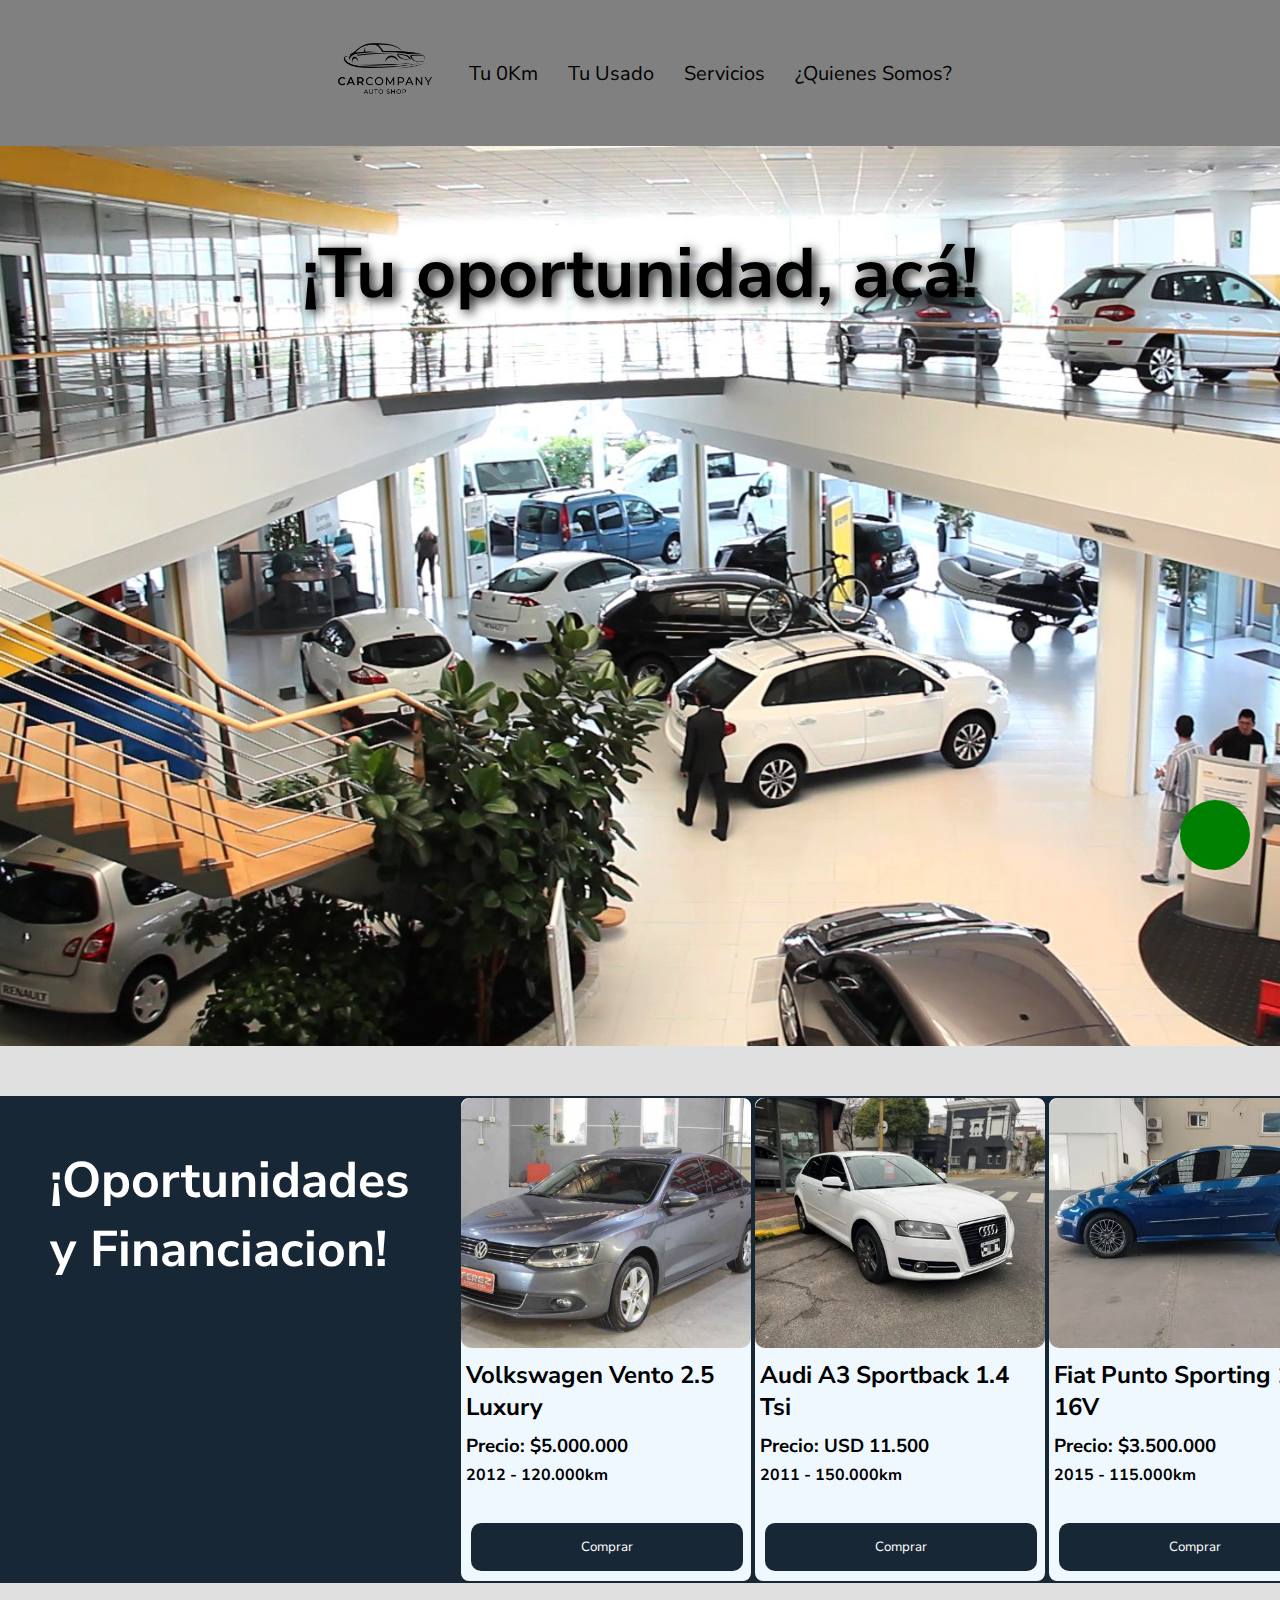
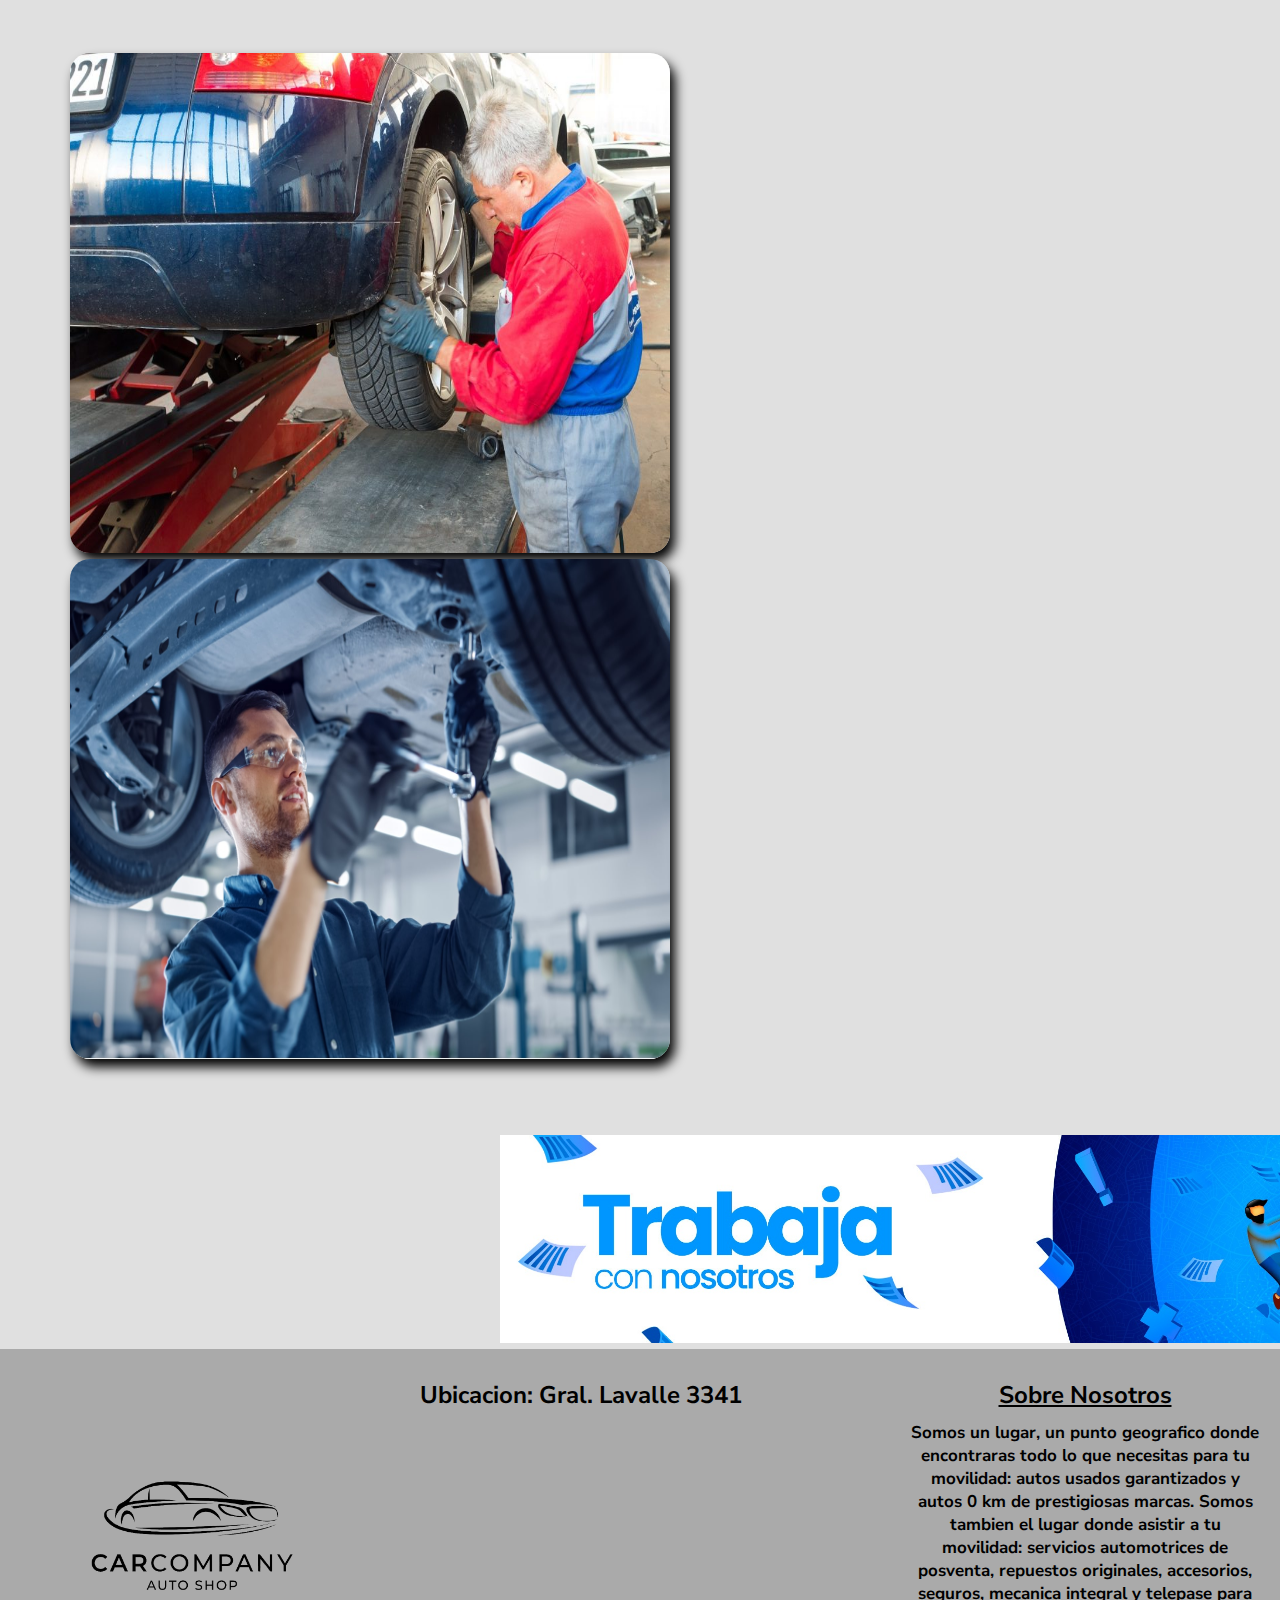
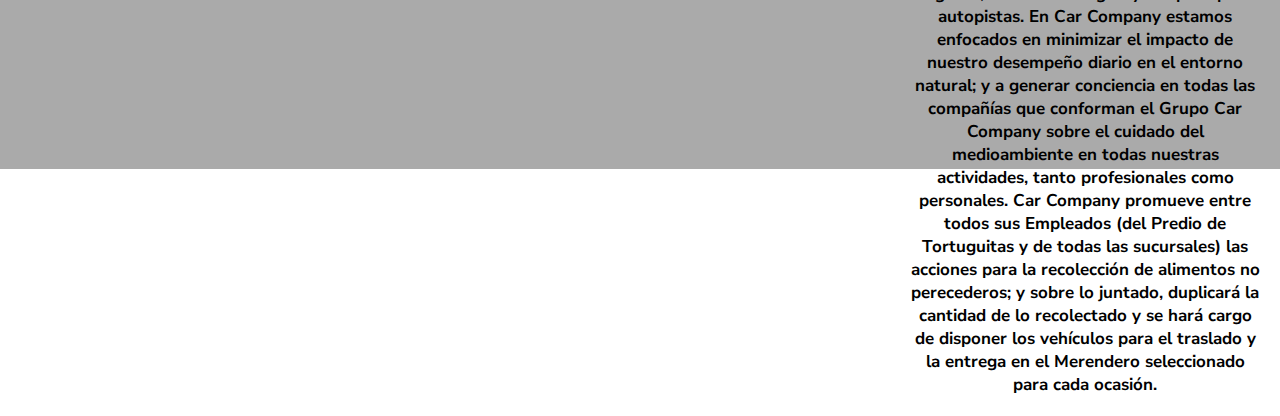
<file: index.html>
<!DOCTYPE html>
<html lang="en">
<head>
    <meta charset="UTF-8">
    <meta name="viewport" content="width=device-width, initial-scale=1.0">
    <title>CarCompany | Inicio</title>
    <link rel="shortcut icon" href="./Multimedia/Imagen/Logo 1.webp" type="image/x-icon">
    <link rel="stylesheet" href="https://cdnjs.cloudflare.com/ajax/libs/font-awesome/6.4.0/css/all.min.css" integrity="sha512-iecdLmaskl7CVkqkXNQ/ZH/XLlvWZOJyj7Yy7tcenmpD1ypASozpmT/E0iPtmFIB46ZmdtAc9eNBvH0H/ZpiBw==" crossorigin="anonymous" referrerpolicy="no-referrer" />    <link rel="stylesheet" href="./css/style.css">
</head>
<body>
    <header class="encabezado">
        <a href="./index.html"><img src="./Multimedia/Imagen/elverdadero.png" alt="Logo1"></a> 
        <div>
            <ul>
                <li><a href="./pages/0 km.html">Tu 0Km</a></li>
                <li><a href="./pages/usados.html">Tu Usado</a></li>
                <li><a href="./pages/servicios.html">Servicios</a></li>
                <li><a href="#pie">¿Quienes Somos?</a></li>
            </ul>
        </div>
    </header>
    <main class="main">
        <div class="imagenGrande">
            <h2>
                ¡Tu oportunidad, acá!
            </h2>
        </div>
        <section class="tarjetaMayor">
            <h2 class="tituloPrincipal">
                ¡Oportunidades y Financiacion!
            </h2>
            <div class="tarjeta">
                <img src="./Multimedia/Imagen/Vento 1.jpeg" alt="FotoVento">
                <h2>
                    Volkswagen Vento 2.5 Luxury
                </h2>
                <h3>
                    Precio: $5.000.000
                </h3>
                <h4>
                    2012 - 120.000km
                </h4>
                <br>
                <button>Comprar</button>
            </div>
            <div class="tarjeta">
                <img src="./Multimedia/Imagen/Audi 1.webp" alt="FotoAudi">
                <h2>
                    Audi A3 Sportback 1.4 Tsi
                </h2>
                <h3>
                    Precio: USD 11.500
                 </h3>
                <h4>
                    2011 - 150.000km
                </h4>
                <br>
                <button>Comprar</button>
            </div>
            <div class="tarjeta">
                <img src="./Multimedia/Imagen/Fiat 1.webp" alt="FotoFiat">
                <h2>
                    Fiat Punto Sporting 1.6 16V
                </h2>
                <h3>
                    Precio: $3.500.000
                </h3>
                <h4>
                    2015 - 115.000km
                </h4>
                <br>
                <button>Comprar</button>
            </div>
        </section>
        <div class="whatsapp">
            <i class="fa-brands fa-whatsapp"></i>
        </div>
        <div id="servicios1" class="servicios">
            <a class="imagen1" href="./pages/mecanica.html"><img src="./Multimedia/Imagen/Mecanica ligera.jpg" width="600px" height="500px" alt=></a>
            <a class="imagen2" href="./pages/trabajo.html"><img src="./Multimedia/Imagen/Trabaja con nosotros.jpg" width="600px" height="500px" alt=></a>          
        </div>
        <div class="trabajo">
            <a href="./pages/trabajo.html"><img src="./Multimedia/Imagen/banner-trabajaconnosotros.jpg" alt="trabaja con nosotros"></a>
        </div>
    </main>
    <footer class="pie-pagina" id="pie">
        <a href="./index.html"><img src="./Multimedia/Imagen/elverdadero.png" alt="Logo1"></a>
        <div class="mapa">
            <h2>
                Ubicacion: Gral. Lavalle 3341
            </h2>
            <iframe src="https://www.google.com/maps/embed?pb=!1m18!1m12!1m3!1d3286.4131256284372!2d-58.50435882325091!3d-34.54309395430067!2m3!1f0!2f0!3f0!3m2!1i1024!2i768!4f13.1!3m3!1m2!1s0x95bcb6da13889b61%3A0x439e489ca99b5619!2sGral.%20Juan%20Lavalle%203341%2C%20B1603AUG%20Villa%20Martelli%2C%20Provincia%20de%20Buenos%20Aires!5e0!3m2!1ses-419!2sar!4v1690744659314!5m2!1ses-419!2sar" width="500" height="300" style="border: 0;" allowfullscreen="" loading="lazy" referrerpolicy="no-referrer-when-downgrade"></iframe>
        </div>
        <div class="parrafo-pie">
            <h2>
                Sobre Nosotros
            </h2>
            <h3>
                Somos un lugar, un punto geografico donde encontraras todo lo que necesitas para tu movilidad: autos usados garantizados y autos 0 km de prestigiosas marcas. Somos tambien el lugar donde asistir a tu movilidad: servicios automotrices de posventa, repuestos originales, accesorios, seguros, mecanica integral y telepase para autopistas.
                En Car Company estamos enfocados en minimizar el impacto de nuestro desempeño diario en el entorno natural; y a generar conciencia en todas las compañías que conforman el Grupo Car Company sobre el cuidado del medioambiente en todas nuestras actividades, tanto profesionales como personales.
                Car Company promueve entre todos sus Empleados (del Predio de Tortuguitas y de todas las sucursales) las acciones para la recolección de alimentos no perecederos; y sobre lo juntado, duplicará la cantidad de lo recolectado y se hará cargo de disponer los vehículos para el traslado y la entrega en el Merendero seleccionado para cada ocasión.
            </h3>
        </div>
    </footer>
</body>
</html>
</file>
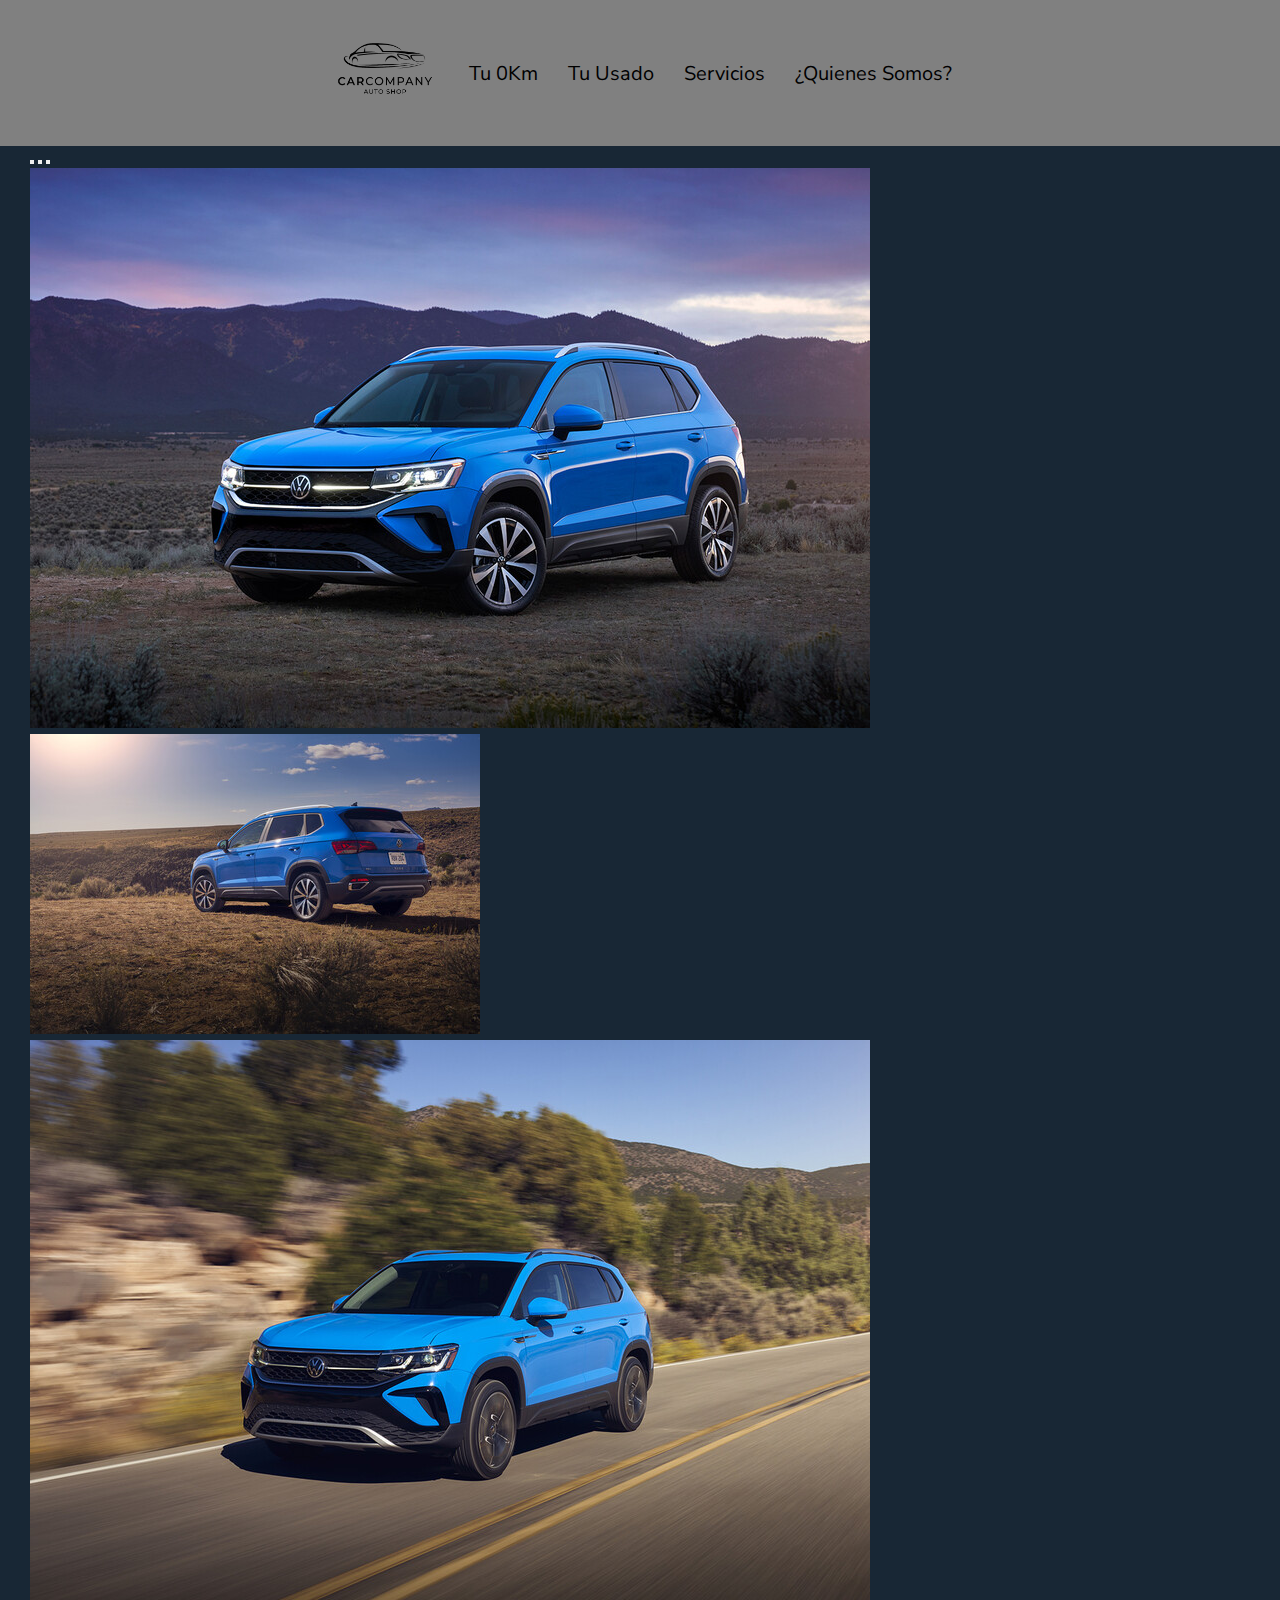
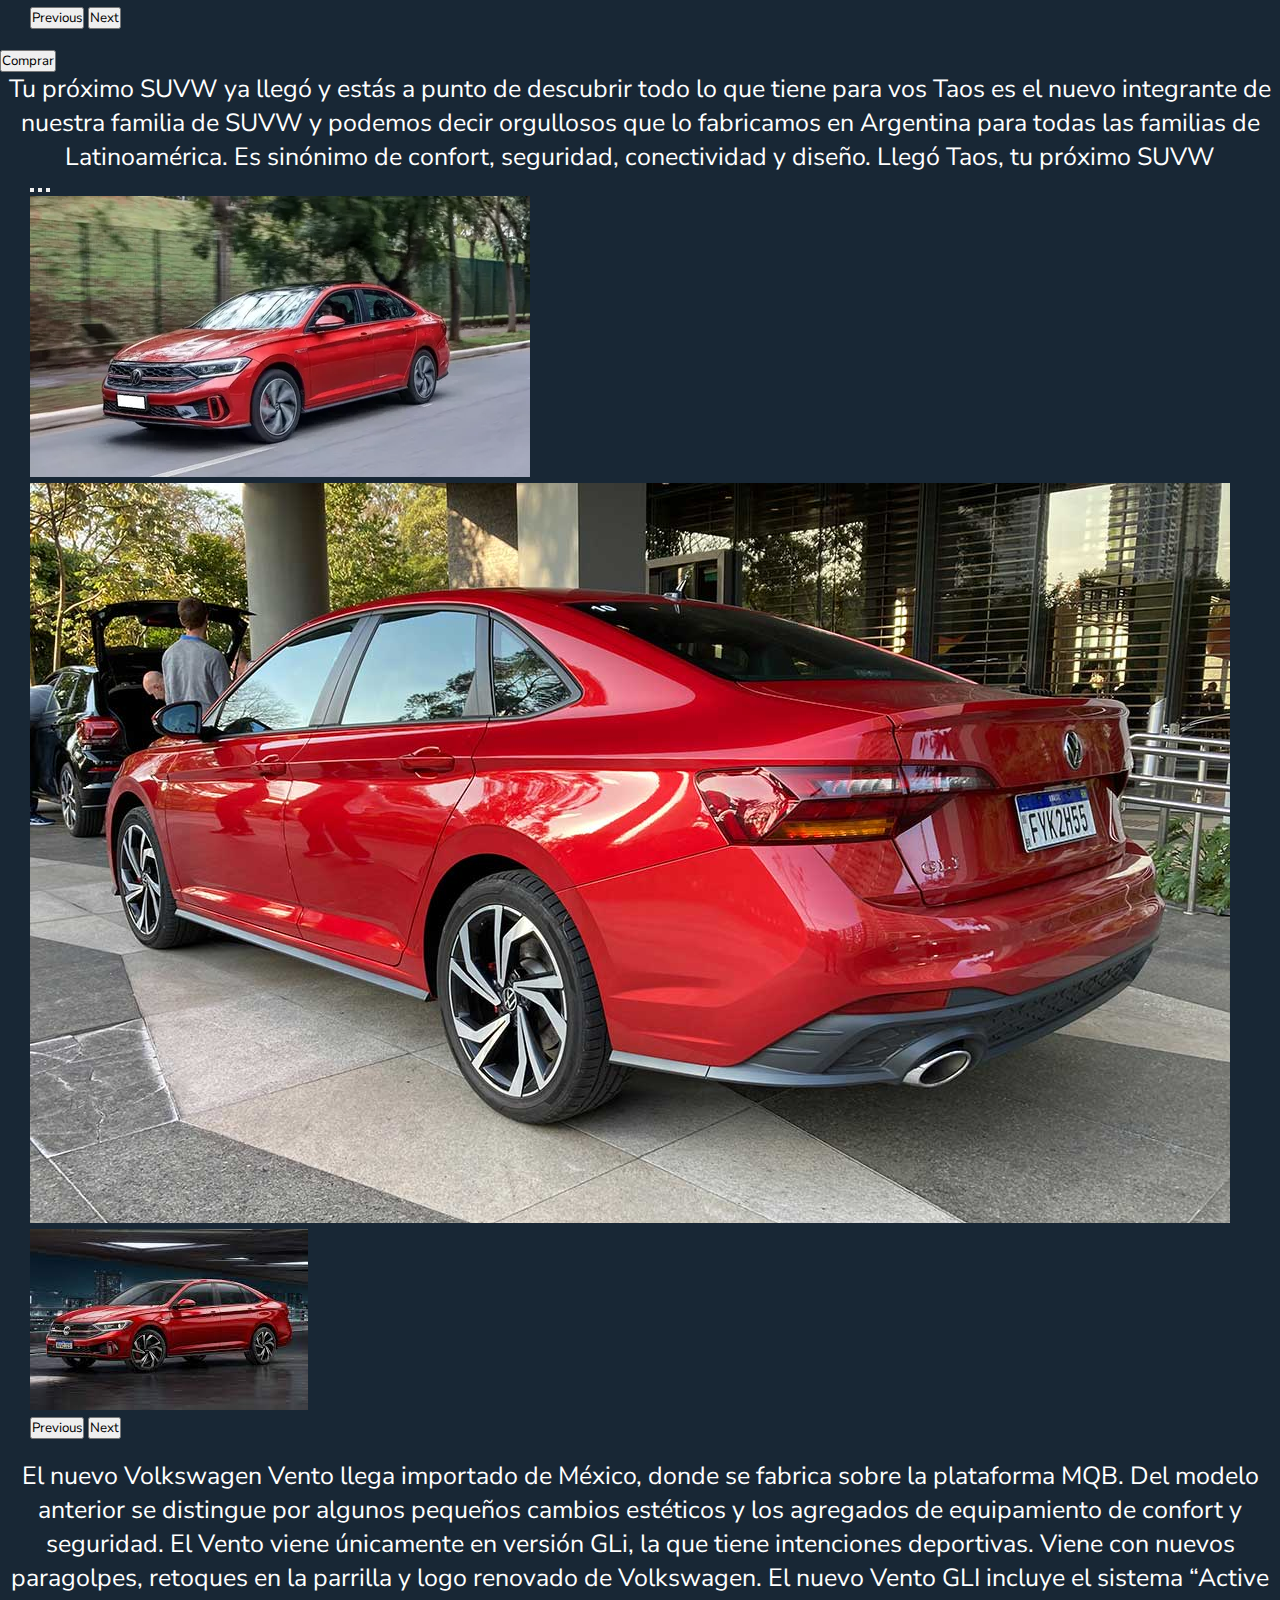
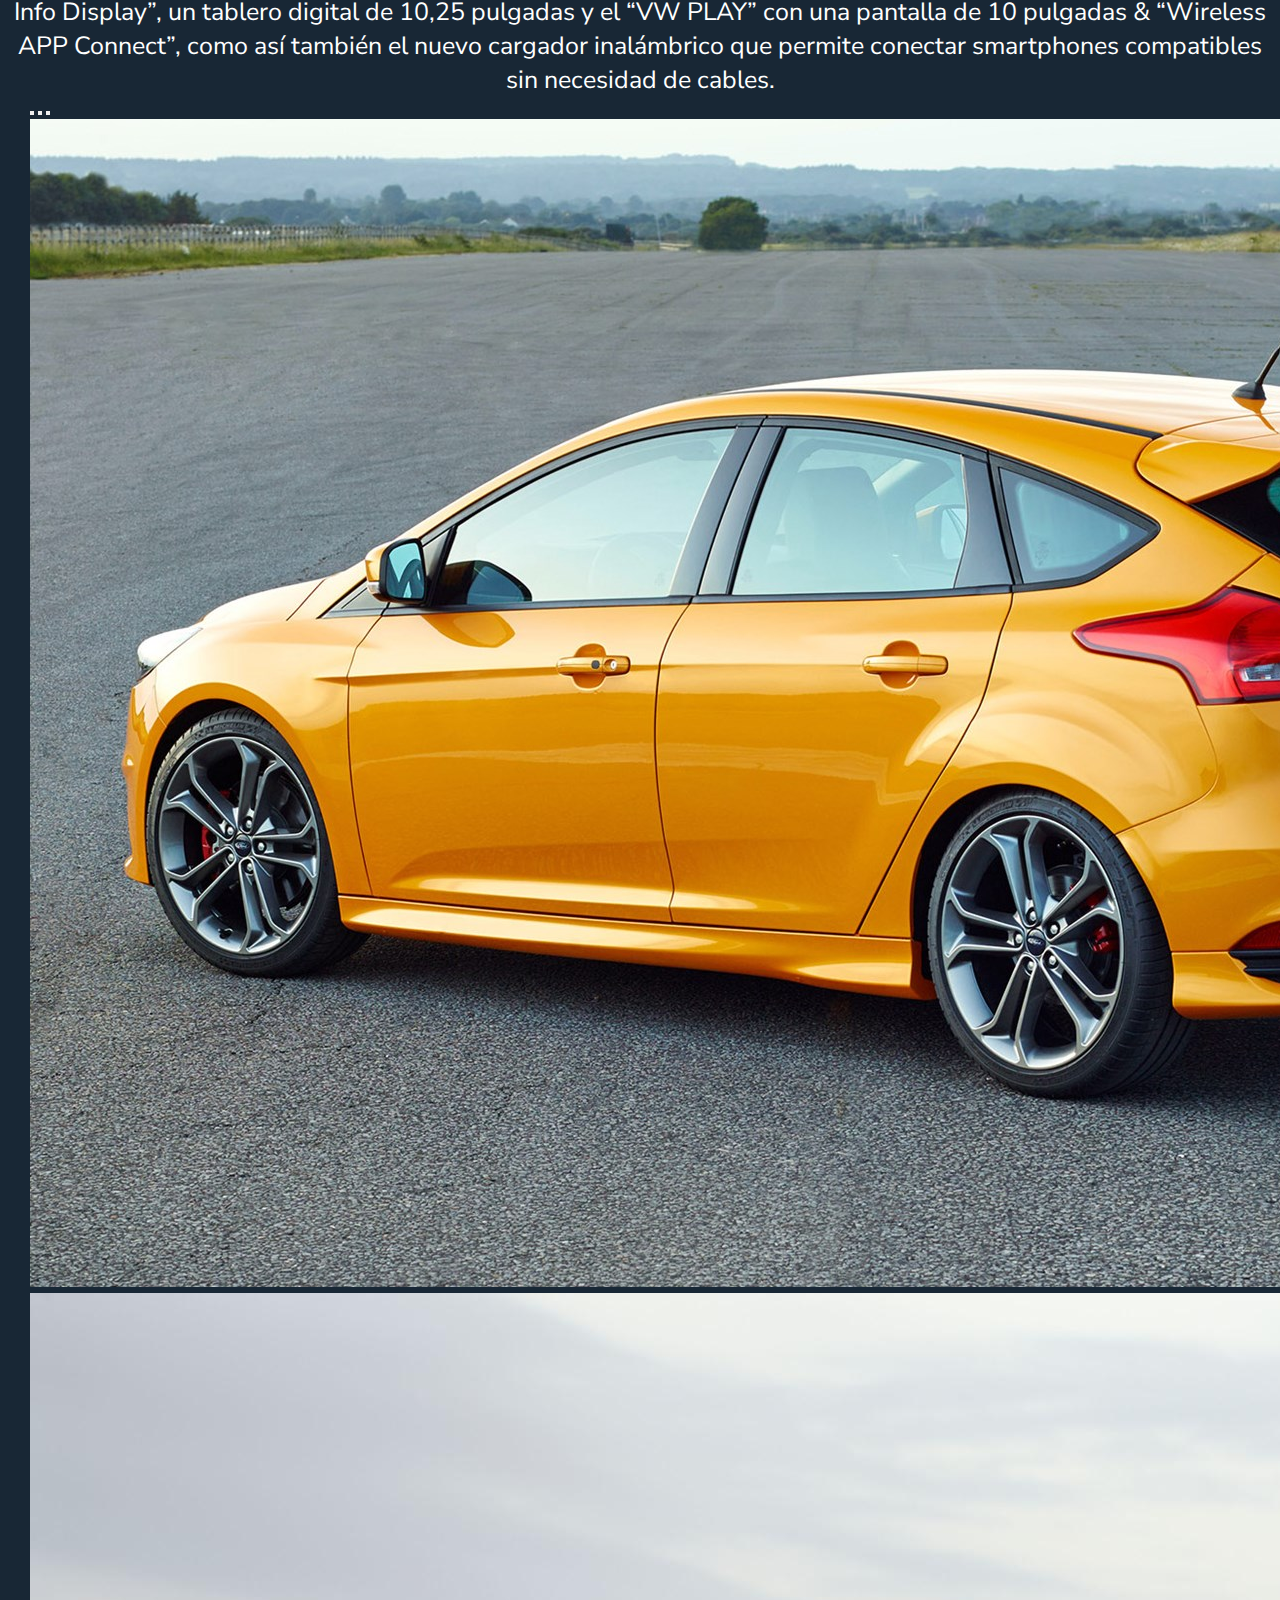
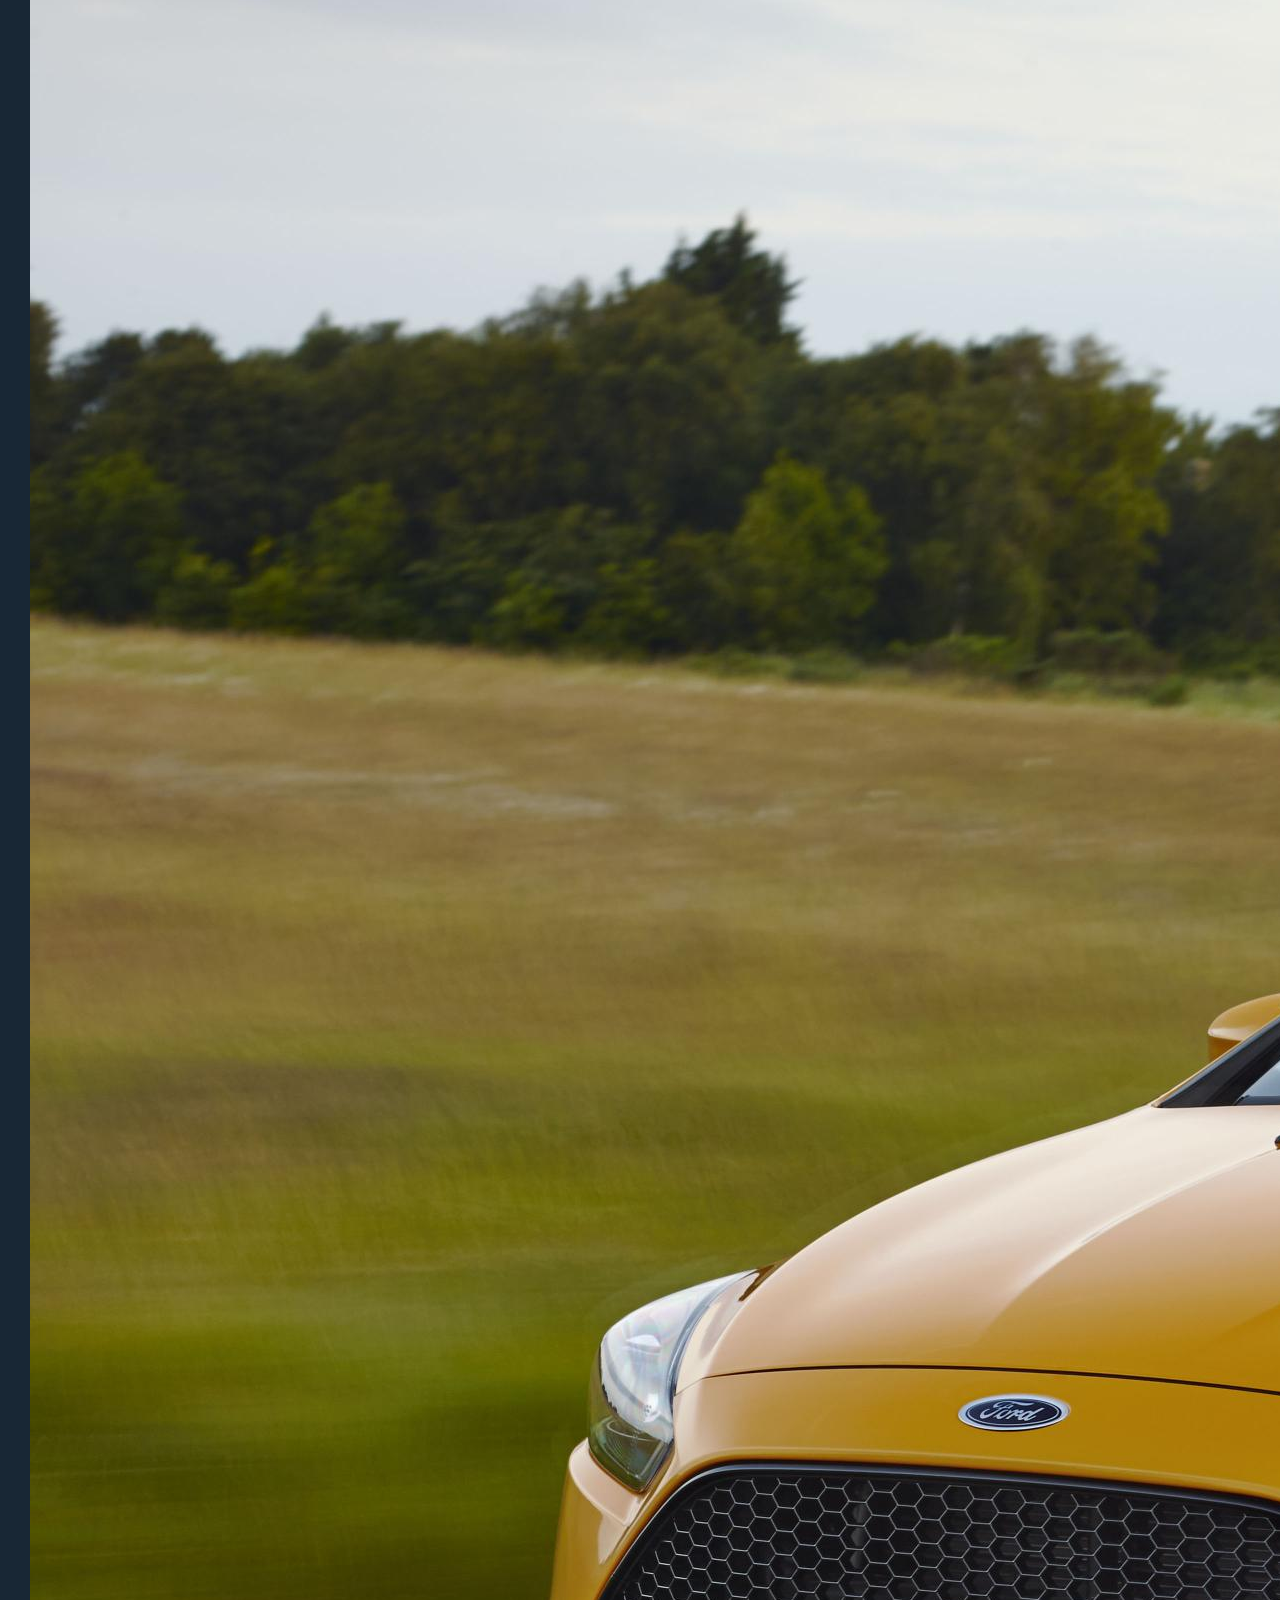
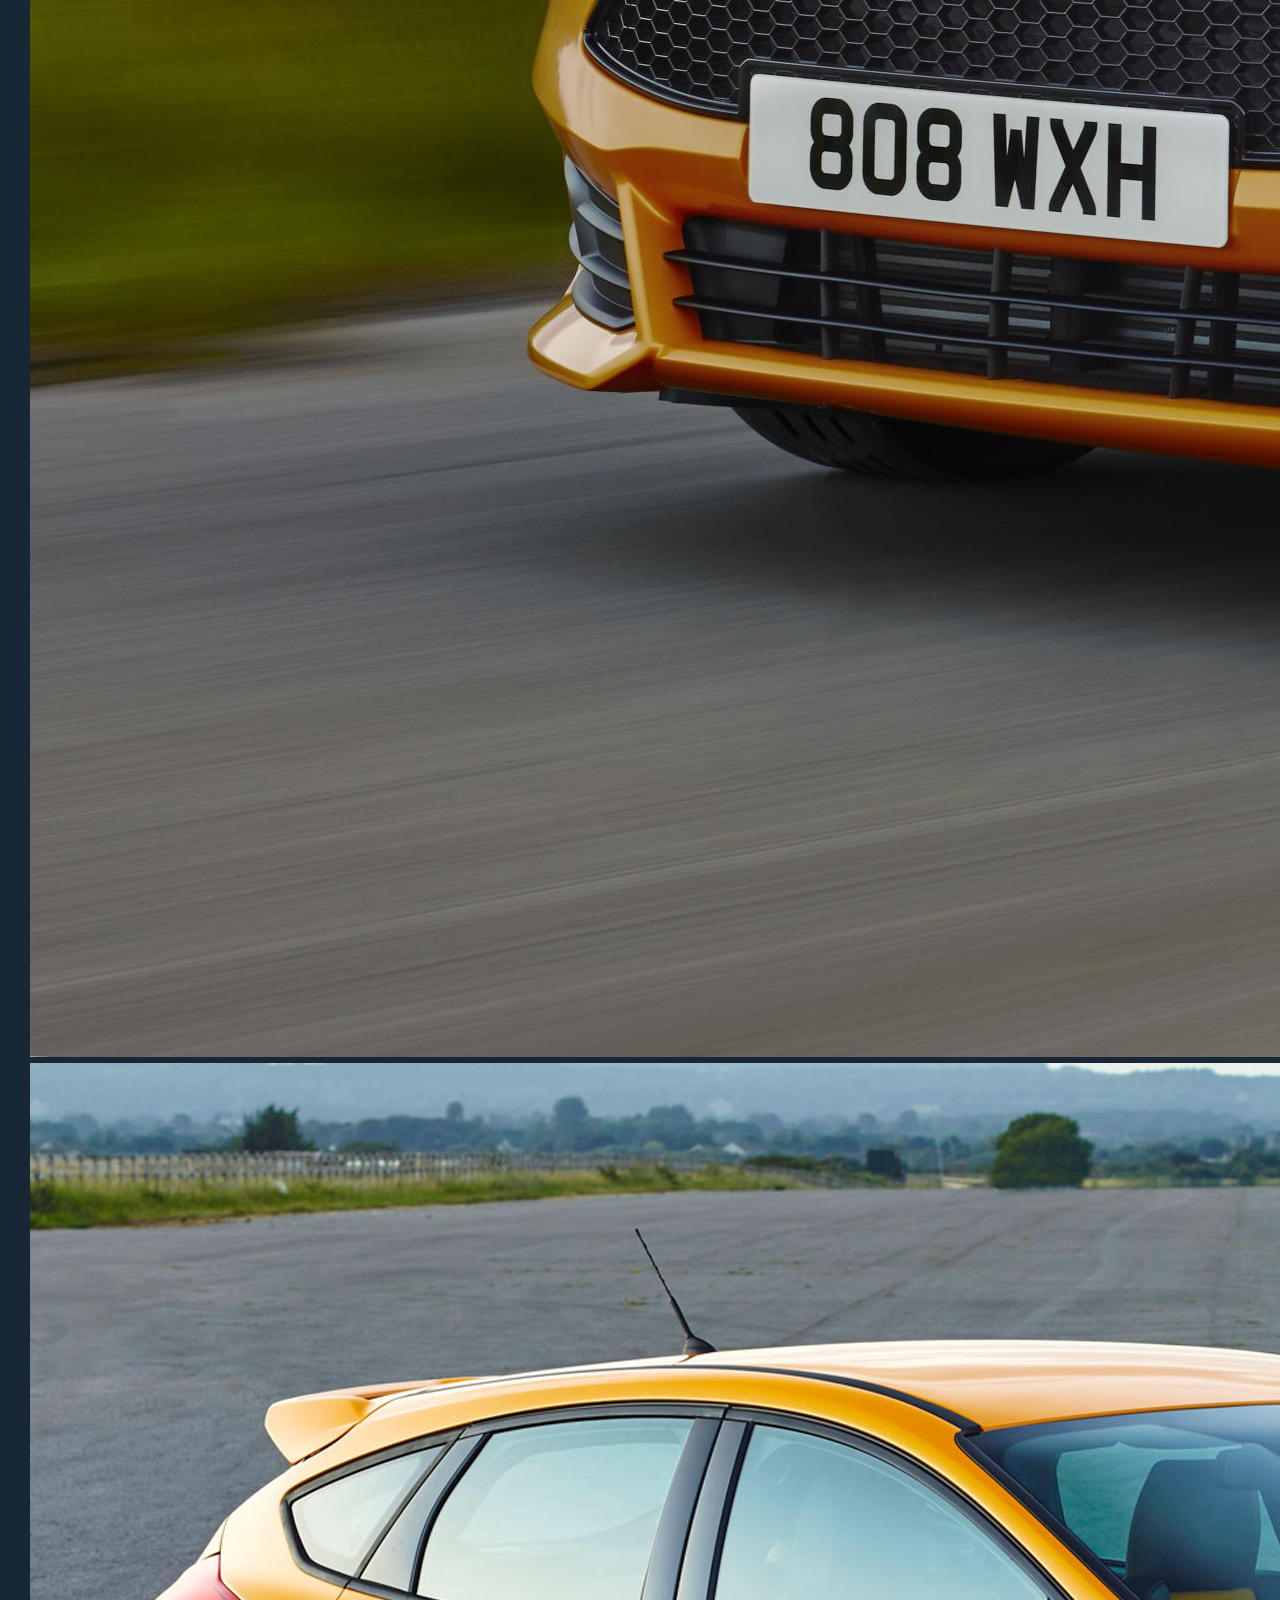
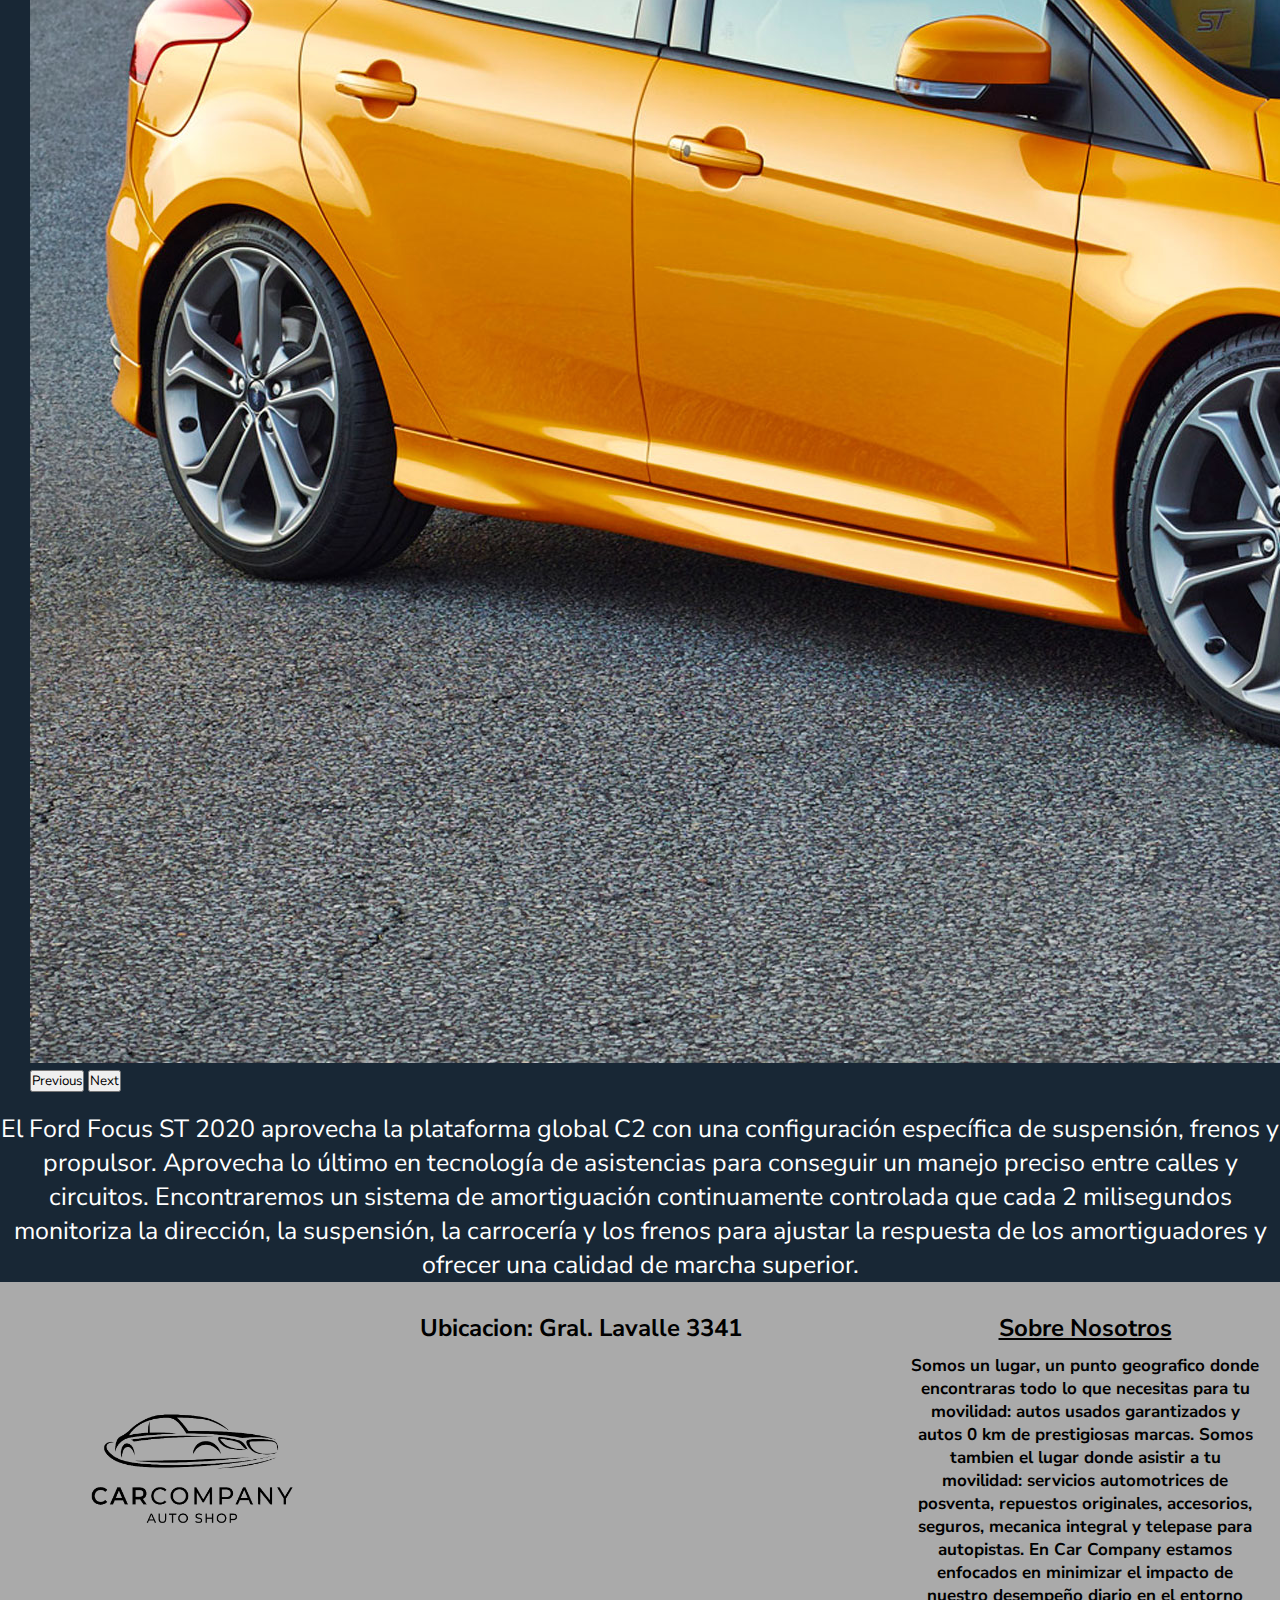
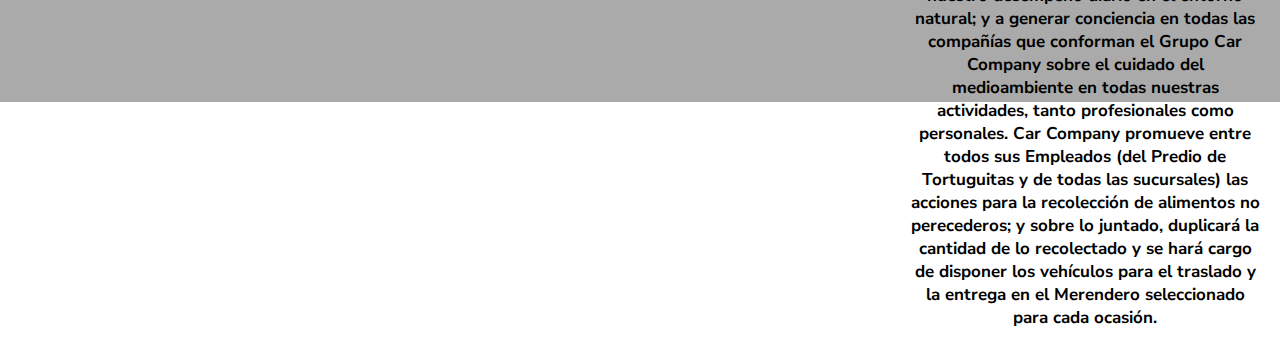
<file: pages/0 km.html>
<!DOCTYPE html>
<html lang="en">
<head>
    <meta charset="UTF-8">
    <meta name="viewport" content="width=device-width, initial-scale=1.0">
    <title>Tu 0Km</title>
    <link rel="shortcut icon" href="../Multimedia/Imagen/Logo 1.webp" type="image/x-icon">
    <link href="https://cdn.jsdelivr.net/npm/bootstrap@5.3.1/dist/css/bootstrap.min.css" rel="stylesheet" integrity="sha384-4bw+/aepP/YC94hEpVNVgiZdgIC5+VKNBQNGCHeKRQN+PtmoHDEXuppvnDJzQIu9" crossorigin="anonymous">
    <link rel="stylesheet" href="../css/style.css">
</head>
<body>
    <header class="encabezado">
        <a href="../index.html"><img src="../Multimedia/Imagen/elverdadero.png" alt="Logo1"></a> 
        <div>
            <ul>
                <li><a href="../pages/0 km.html">Tu 0Km</a></li>
                <li><a href="../pages/usados.html">Tu Usado</a></li>
                <li><a href="../pages/servicios.html">Servicios</a></li>
                <li><a href="#pie">¿Quienes Somos?</a></li>
            </ul>
        </div>
    </header>
    <main class="main-0km">
        <div id="carouselExampleIndicators" class="carousel slide">
            <div class="carousel-indicators">
              <button type="button" data-bs-target="#carouselExampleIndicators" data-bs-slide-to="0" class="active" aria-current="true" aria-label="Slide 1"></button>
              <button type="button" data-bs-target="#carouselExampleIndicators" data-bs-slide-to="1" aria-label="Slide 2"></button>
              <button type="button" data-bs-target="#carouselExampleIndicators" data-bs-slide-to="2" aria-label="Slide 3"></button>
            </div>
            <div class="carousel-inner">
              <div class="carousel-item active">
                <img src="../Multimedia/Imagen/TAOS1.jpg" class="d-block w-100" alt="Taos1">
              </div>
              <div class="carousel-item">
                <img src="../Multimedia/Imagen/TAOS2.jpg" class="d-block w-100" alt="Taos2">
              </div>
              <div class="carousel-item">
                <img src="../Multimedia/Imagen/TAOS3.jpg" class="d-block w-100" alt="TAOS3">
              </div>
            </div>
            <button class="carousel-control-prev" type="button" data-bs-target="#carouselExampleIndicators" data-bs-slide="prev">
              <span class="carousel-control-prev-icon" aria-hidden="true"></span>
              <span class="visually-hidden">Previous</span>
            </button>
            <button class="carousel-control-next" type="button" data-bs-target="#carouselExampleIndicators" data-bs-slide="next">
              <span class="carousel-control-next-icon" aria-hidden="true"></span>
              <span class="visually-hidden">Next</span>
            </button>
        </div>
        <div class="descripcion">
            <button type="button" class="btn btn-primary btn-lg">Comprar</button>
            <p class="parrafo-0km">
                Tu próximo SUVW ya llegó y estás a punto de descubrir todo lo que tiene para vos
                Taos es el nuevo integrante de nuestra familia de SUVW y podemos decir orgullosos que lo fabricamos en Argentina para todas las familias de Latinoamérica.
                Es sinónimo de confort, seguridad, conectividad y diseño.
                Llegó Taos, tu próximo SUVW
              </p> 
        </div>
          
          

        <div id="carouselExampleIndicators1" class="carousel slide">
            <div class="carousel-indicators">
              <button type="button" data-bs-target="#carouselExampleIndicators1" data-bs-slide-to="0" class="active" aria-current="true" aria-label="Slide 1"></button>
              <button type="button" data-bs-target="#carouselExampleIndicators1" data-bs-slide-to="1" aria-label="Slide 2"></button>
              <button type="button" data-bs-target="#carouselExampleIndicators1" data-bs-slide-to="2" aria-label="Slide 3"></button>
            </div>
            <div class="carousel-inner">
              <div class="carousel-item active">
                <img src="../Multimedia/Imagen/VENTO0KM1.webp" class="d-block w-100" alt="V1">
              </div>
              <div class="carousel-item">
                <img src="../Multimedia/Imagen/VENTO0KM2.jpg" class="d-block w-100" alt="V2">
              </div>
              <div class="carousel-item">
                <img src="../Multimedia/Imagen/VENTO 0KM3.jpeg" class="d-block w-100" alt="V3">
              </div>
            </div>
            <button class="carousel-control-prev" type="button" data-bs-target="#carouselExampleIndicators1" data-bs-slide="prev">
              <span class="carousel-control-prev-icon" aria-hidden="true"></span>
              <span class="visually-hidden">Previous</span>
            </button>
            <button class="carousel-control-next" type="button" data-bs-target="#carouselExampleIndicators1" data-bs-slide="next">
              <span class="carousel-control-next-icon" aria-hidden="true"></span>
              <span class="visually-hidden">Next</span>
            </button>
        </div>
          <p class="parrafo-0km">
            El nuevo Volkswagen Vento llega importado de México, donde se fabrica sobre la plataforma MQB. Del modelo anterior se distingue por algunos pequeños cambios estéticos y los agregados de equipamiento de confort y seguridad.
            El Vento viene únicamente en versión GLi, la que tiene intenciones deportivas. Viene con nuevos paragolpes, retoques en la parrilla y logo renovado de Volkswagen.
            El nuevo Vento GLI incluye el sistema “Active Info Display”, un tablero digital de 10,25 pulgadas y el “VW PLAY” con una pantalla de 10 pulgadas & “Wireless APP Connect”, como así también el nuevo cargador inalámbrico que permite conectar smartphones compatibles sin necesidad de cables.
          </p> 
          <div id="carouselExampleIndicators2" class="carousel slide">
            <div class="carousel-indicators">
              <button type="button" data-bs-target="#carouselExampleIndicators2" data-bs-slide-to="0" class="active" aria-current="true" aria-label="Slide 1"></button>
              <button type="button" data-bs-target="#carouselExampleIndicators2" data-bs-slide-to="1" aria-label="Slide 2"></button>
              <button type="button" data-bs-target="#carouselExampleIndicators2" data-bs-slide-to="2" aria-label="Slide 3"></button>
            </div>
            <div class="carousel-inner">
              <div class="carousel-item active">
                <img src="../Multimedia/Imagen/focus 1.jpeg" class="d-block w-100" alt="f1">
              </div>
              <div class="carousel-item">
                <img src="../Multimedia/Imagen/Focus 2.jpg" class="d-block w-100" alt="f2">
              </div>
              <div class="carousel-item">
                <img src="../Multimedia/Imagen/focus-st_3.jpg" class="d-block w-100" alt="f3">
              </div>
            </div>
            <button class="carousel-control-prev" type="button" data-bs-target="#carouselExampleIndicators2" data-bs-slide="prev">
              <span class="carousel-control-prev-icon" aria-hidden="true"></span>
              <span class="visually-hidden">Previous</span>
            </button>
            <button class="carousel-control-next" type="button" data-bs-target="#carouselExampleIndicators2" data-bs-slide="next">
              <span class="carousel-control-next-icon" aria-hidden="true"></span>
              <span class="visually-hidden">Next</span>
            </button>
        </div>
          <p class="parrafo-0km">
            El Ford Focus ST 2020 aprovecha la plataforma global C2 con una configuración específica de suspensión, frenos y propulsor. Aprovecha lo último en tecnología de asistencias para conseguir un manejo preciso entre calles y circuitos. Encontraremos un sistema de amortiguación continuamente controlada que cada 2 milisegundos monitoriza la dirección, la suspensión, la carrocería y los frenos para ajustar la respuesta de los amortiguadores y ofrecer una calidad de marcha superior.
          </p> 
    </main>
    <footer class="pie-pagina" id="pie">
        <a href="../index.html"><img src="../Multimedia/Imagen/elverdadero.png" alt="Logo1"></a>
        <div class="mapa">
            <h2>
                Ubicacion: Gral. Lavalle 3341
            </h2>
            <iframe src="https://www.google.com/maps/embed?pb=!1m18!1m12!1m3!1d3286.4131256284372!2d-58.50435882325091!3d-34.54309395430067!2m3!1f0!2f0!3f0!3m2!1i1024!2i768!4f13.1!3m3!1m2!1s0x95bcb6da13889b61%3A0x439e489ca99b5619!2sGral.%20Juan%20Lavalle%203341%2C%20B1603AUG%20Villa%20Martelli%2C%20Provincia%20de%20Buenos%20Aires!5e0!3m2!1ses-419!2sar!4v1690744659314!5m2!1ses-419!2sar" width="500" height="300" style="border: 0;" allowfullscreen="" loading="lazy" referrerpolicy="no-referrer-when-downgrade"></iframe>
        </div>
        <div class="parrafo-pie">
            <h2>
                Sobre Nosotros
            </h2>
            <h3>
                Somos un lugar, un punto geografico donde encontraras todo lo que necesitas para tu movilidad: autos usados garantizados y autos 0 km de prestigiosas marcas. Somos tambien el lugar donde asistir a tu movilidad: servicios automotrices de posventa, repuestos originales, accesorios, seguros, mecanica integral y telepase para autopistas.
                En Car Company estamos enfocados en minimizar el impacto de nuestro desempeño diario en el entorno natural; y a generar conciencia en todas las compañías que conforman el Grupo Car Company sobre el cuidado del medioambiente en todas nuestras actividades, tanto profesionales como personales.
                Car Company promueve entre todos sus Empleados (del Predio de Tortuguitas y de todas las sucursales) las acciones para la recolección de alimentos no perecederos; y sobre lo juntado, duplicará la cantidad de lo recolectado y se hará cargo de disponer los vehículos para el traslado y la entrega en el Merendero seleccionado para cada ocasión.
            </h3>
        </div>
    </footer>
    <script src="https://cdn.jsdelivr.net/npm/bootstrap@5.3.1/dist/js/bootstrap.bundle.min.js" integrity="sha384-HwwvtgBNo3bZJJLYd8oVXjrBZt8cqVSpeBNS5n7C8IVInixGAoxmnlMuBnhbgrkm" crossorigin="anonymous"></script>
</body>
</html>
</file>
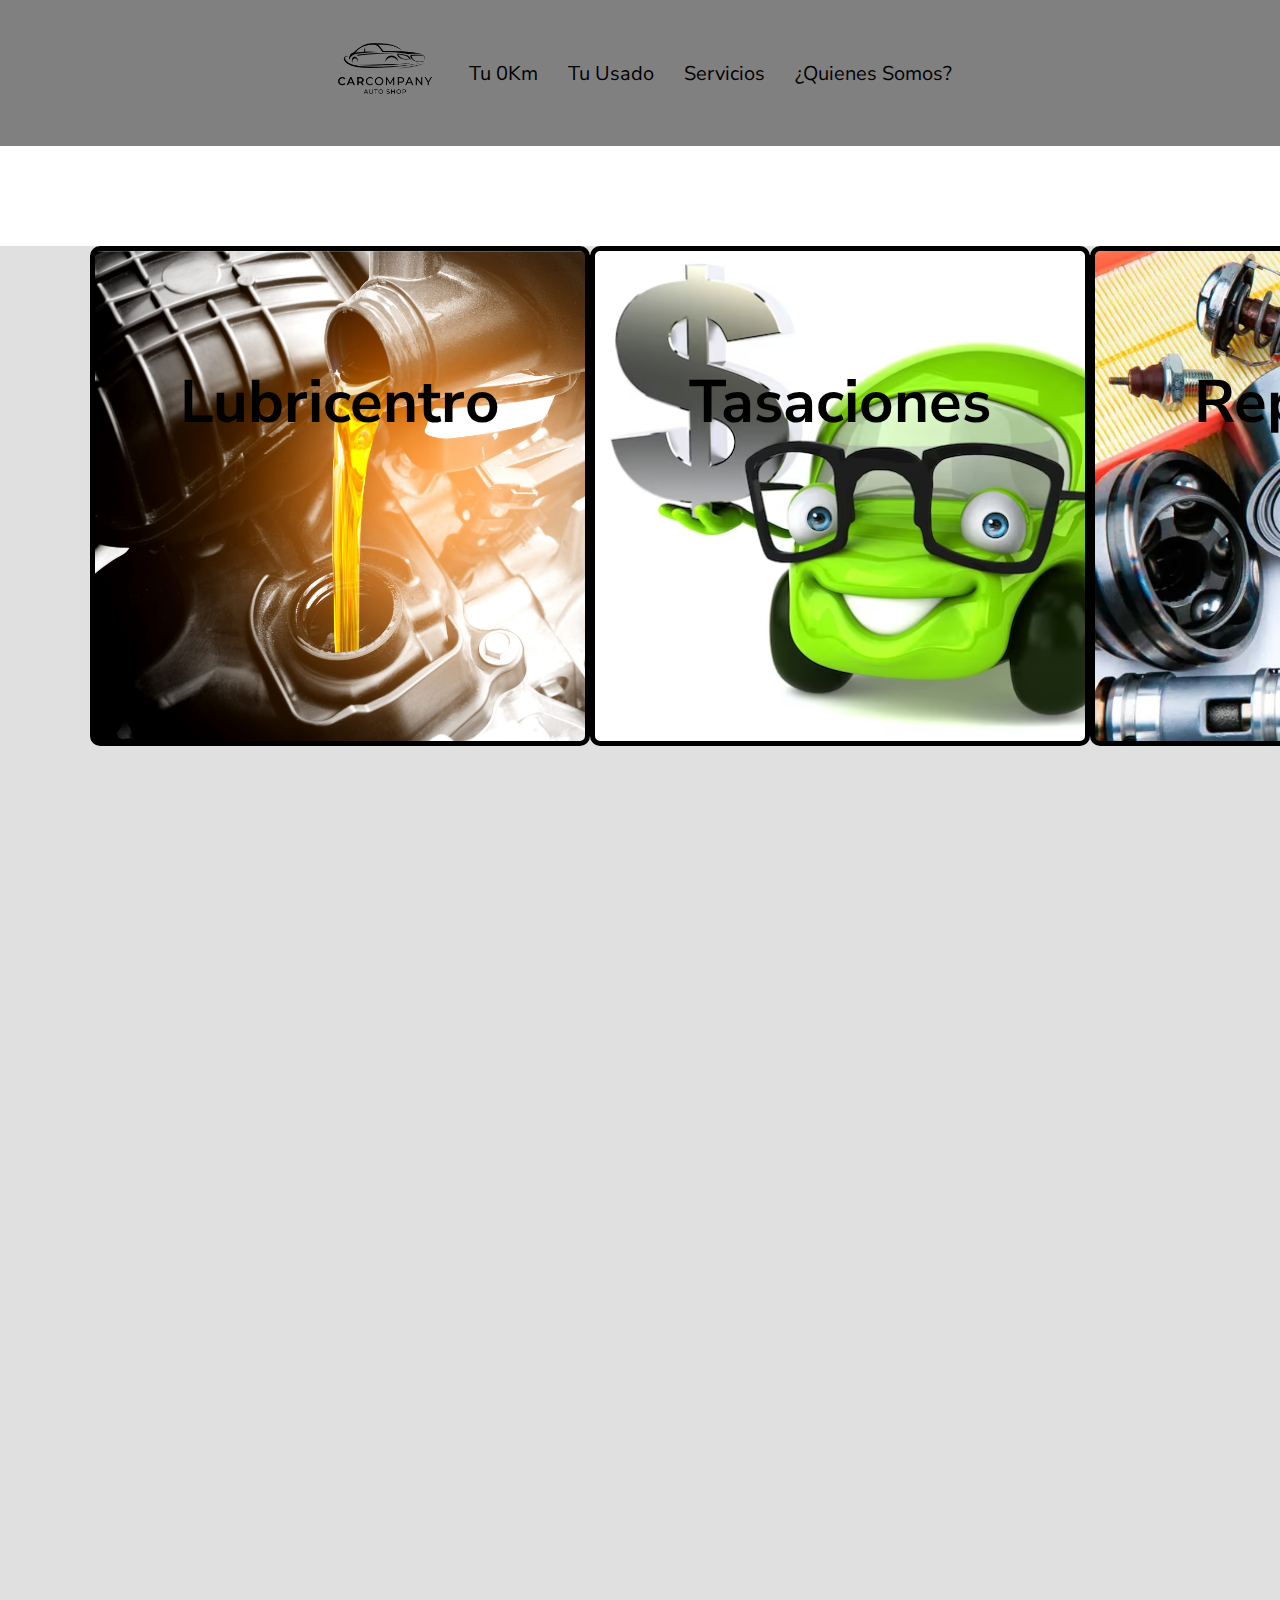
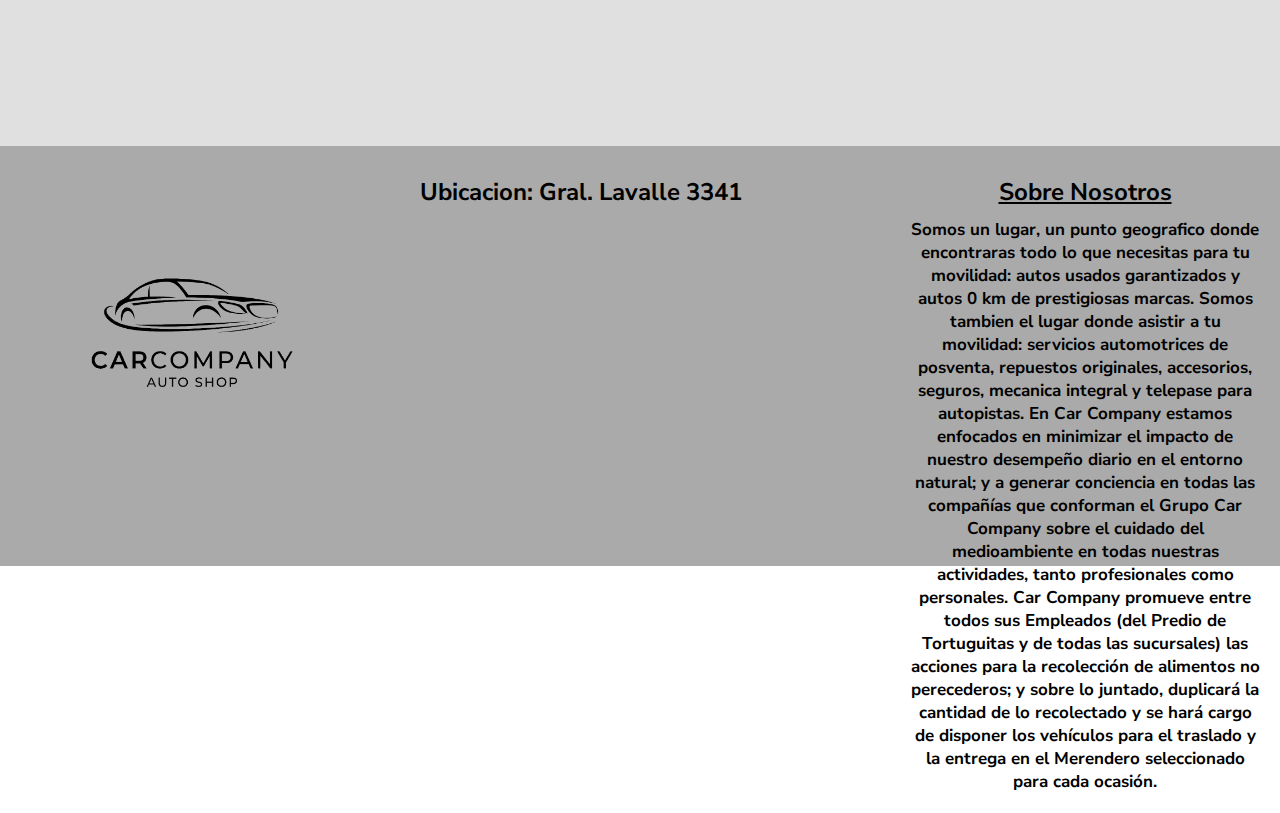
<file: pages/servicios.html>
<!DOCTYPE html>
<html lang="en">
<head>
    <meta charset="UTF-8">
    <meta name="viewport" content="width=device-width, initial-scale=1.0">
    <title>Servicios</title>
    <link rel="shortcut icon" href="../Multimedia/Imagen/Logo 1.webp" type="image/x-icon">
    <link rel="stylesheet" href="../css/style.css">
</head>
<body>
    <header class="encabezado">
        <a href="../index.html"><img src="../Multimedia/Imagen/elverdadero.png" alt="Logo1"></a> 
        <div>
            <ul>
                <li><a href="../pages/0 km.html">Tu 0Km</a></li>
                <li><a href="../pages/usados.html">Tu Usado</a></li>
                <li><a href="../pages/servicios.html">Servicios</a></li>
                <li><a href="#pie">¿Quienes Somos?</a></li>
            </ul>
        </div>
    </header>
    <main class="main">
        <div class="servicio-mayor">
            <div class="servi">
                <h2 class="titulo-servicios">
                    Lubricentro
                </h2>
            </div>
            <div class="servi2">
                <h2 class="titulo-servicios">
                    Tasaciones
                </h2>
            </div>
            <div class="servi3">
                <h2 class="titulo-servicios">
                    Repuestos
                </h2>
            </div>
        </div>
    </main>
    <footer class="pie-pagina" id="pie">
        <a href="../index.html"><img src="../Multimedia/Imagen/elverdadero.png" alt="Logo1"></a>
        <div class="mapa">
            <h2>
                Ubicacion: Gral. Lavalle 3341
            </h2>
            <iframe src="https://www.google.com/maps/embed?pb=!1m18!1m12!1m3!1d3286.4131256284372!2d-58.50435882325091!3d-34.54309395430067!2m3!1f0!2f0!3f0!3m2!1i1024!2i768!4f13.1!3m3!1m2!1s0x95bcb6da13889b61%3A0x439e489ca99b5619!2sGral.%20Juan%20Lavalle%203341%2C%20B1603AUG%20Villa%20Martelli%2C%20Provincia%20de%20Buenos%20Aires!5e0!3m2!1ses-419!2sar!4v1690744659314!5m2!1ses-419!2sar" width="500" height="300" style="border: 0;" allowfullscreen="" loading="lazy" referrerpolicy="no-referrer-when-downgrade"></iframe>
        </div>
        <div class="parrafo-pie">
            <h2>
                Sobre Nosotros
            </h2>
            <h3>
                Somos un lugar, un punto geografico donde encontraras todo lo que necesitas para tu movilidad: autos usados garantizados y autos 0 km de prestigiosas marcas. Somos tambien el lugar donde asistir a tu movilidad: servicios automotrices de posventa, repuestos originales, accesorios, seguros, mecanica integral y telepase para autopistas.
                En Car Company estamos enfocados en minimizar el impacto de nuestro desempeño diario en el entorno natural; y a generar conciencia en todas las compañías que conforman el Grupo Car Company sobre el cuidado del medioambiente en todas nuestras actividades, tanto profesionales como personales.
                Car Company promueve entre todos sus Empleados (del Predio de Tortuguitas y de todas las sucursales) las acciones para la recolección de alimentos no perecederos; y sobre lo juntado, duplicará la cantidad de lo recolectado y se hará cargo de disponer los vehículos para el traslado y la entrega en el Merendero seleccionado para cada ocasión.
            </h3>
        </div>
    </footer>
</body>
</html>
</file>
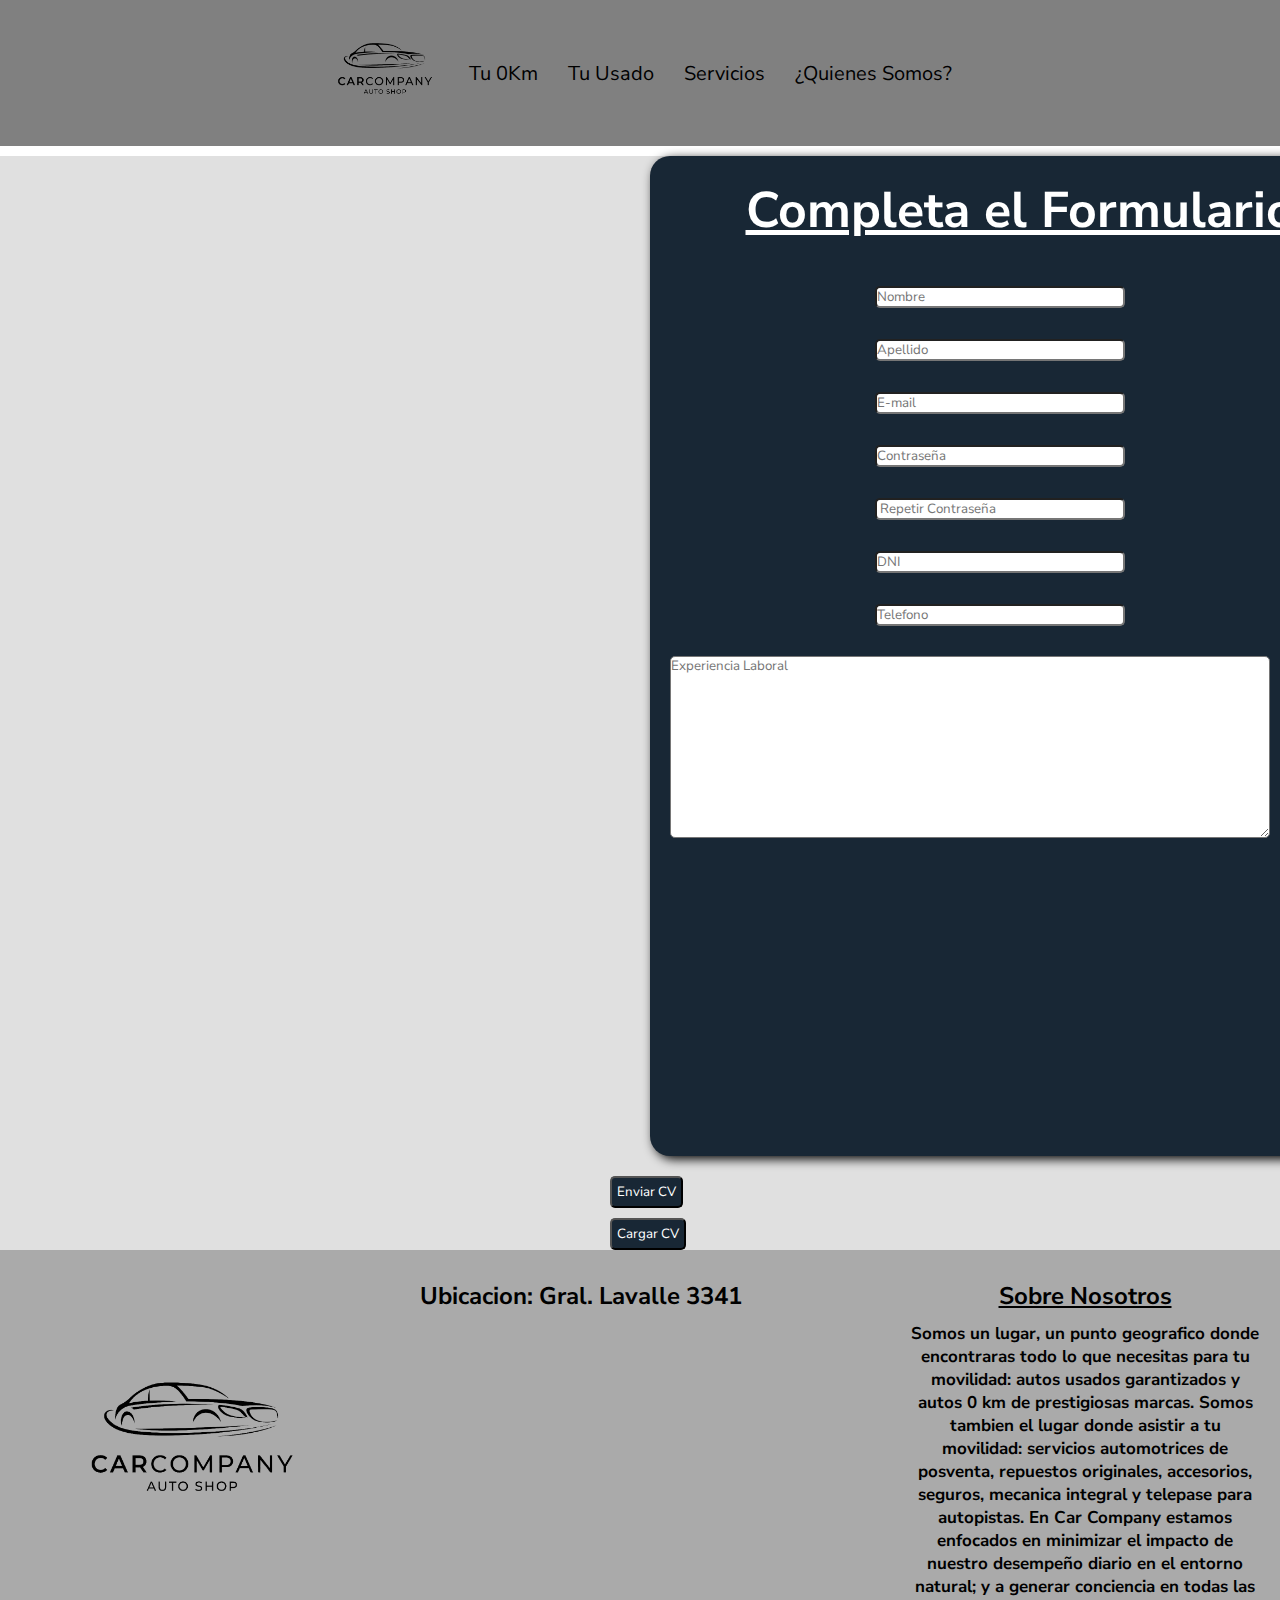
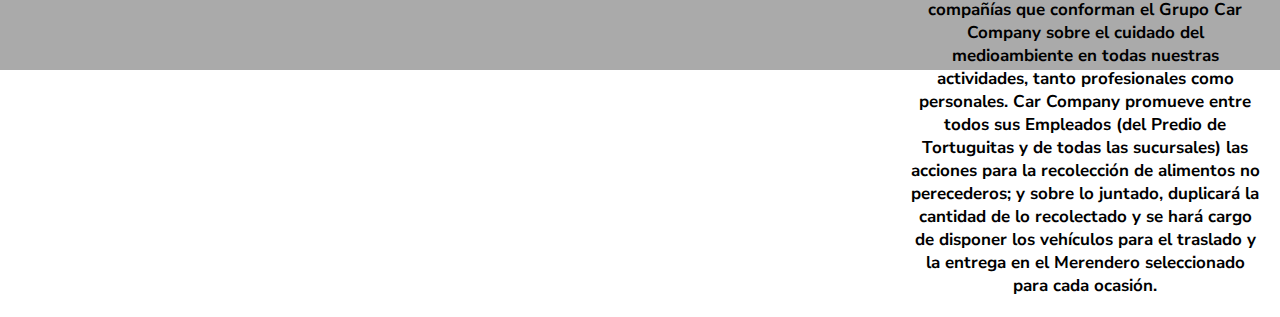
<file: pages/trabajo.html>
<!DOCTYPE html>
<html lang="en">
<head>
    <meta charset="UTF-8">
    <meta name="viewport" content="width=device-width, initial-scale=1.0">
    <title>Trabaja con nosotros</title>
    <link rel="shortcut icon" href="../Multimedia/Imagen/Logo 1.webp" type="image/x-icon">
    <link href="https://cdn.jsdelivr.net/npm/bootstrap@5.3.1/dist/css/bootstrap.min.css" rel="stylesheet" integrity="sha384-4bw+/aepP/YC94hEpVNVgiZdgIC5+VKNBQNGCHeKRQN+PtmoHDEXuppvnDJzQIu9" crossorigin="anonymous">
    <link rel="stylesheet" href="../css/style.css">
</head>
<body>
    <header class="encabezado">
        <a href="../index.html"><img src="../Multimedia/Imagen/elverdadero.png" alt="Logo1"></a> 
        <div>
            <ul>
                <li><a href="../pages/0 km.html">Tu 0Km</a></li>
                <li><a href="../pages/usados.html">Tu Usado</a></li>
                <li><a href="../pages/servicios.html">Servicios</a></li>
                <li><a href="#pie">¿Quienes Somos?</a></li>
            </ul>
        </div>
    </header>
    <main class="main-trabajo">
        <div >
            <form>
                <div  class="formulario-caja">
                    <h2 class="titulo-form">
                        Completa el Formulario
                    </h2>
                    <div class="color">
                        <input class="input" type="text"name="nombre" placeholder="Nombre">
                    </div>
                    <div class="color">
                        <input class="input" type="text"name="apellido" placeholder="Apellido">
                    </div>
                    <div class="color">
                        <input class="input" type="email"name="email" placeholder="E-mail">
                    </div>
                    <div class="color">
                        <input class="input" type="password"name="password" placeholder="Contraseña">
                    </div>
                    <div class="color">
                        <input class="input" type="password"name="password" placeholder=" Repetir Contraseña">
                    </div>
                    <div class="color">
                        <input class="input" type="number"name="numero" placeholder="DNI ">
                    </div>
                    <div class="color">
                        <input class="input" type="tel"name="telefono" placeholder="Telefono ">
                    </div>
                        <textarea class="input-texto" name="mensaje" id="mensaje" cols="30" rows="10" placeholder="Experiencia Laboral"></textarea>
                    </div>
                    <button class="boton" type="submit">Enviar CV</button>
                    <button class="boton" type="submit">Cargar CV</button>
                </div>
            </form>
        </div>
    </main>
    <footer class="pie-pagina" id="pie">
        <a href="../index.html"><img src="../Multimedia/Imagen/elverdadero.png" alt="Logo1"></a>
        <div class="mapa">
            <h2>
                Ubicacion: Gral. Lavalle 3341
            </h2>
            <iframe src="https://www.google.com/maps/embed?pb=!1m18!1m12!1m3!1d3286.4131256284372!2d-58.50435882325091!3d-34.54309395430067!2m3!1f0!2f0!3f0!3m2!1i1024!2i768!4f13.1!3m3!1m2!1s0x95bcb6da13889b61%3A0x439e489ca99b5619!2sGral.%20Juan%20Lavalle%203341%2C%20B1603AUG%20Villa%20Martelli%2C%20Provincia%20de%20Buenos%20Aires!5e0!3m2!1ses-419!2sar!4v1690744659314!5m2!1ses-419!2sar" width="500" height="300" style="border: 0;" allowfullscreen="" loading="lazy" referrerpolicy="no-referrer-when-downgrade"></iframe>
        </div>
        <div class="parrafo-pie">
            <h2>
                Sobre Nosotros
            </h2>
            <h3>
                Somos un lugar, un punto geografico donde encontraras todo lo que necesitas para tu movilidad: autos usados garantizados y autos 0 km de prestigiosas marcas. Somos tambien el lugar donde asistir a tu movilidad: servicios automotrices de posventa, repuestos originales, accesorios, seguros, mecanica integral y telepase para autopistas.
                En Car Company estamos enfocados en minimizar el impacto de nuestro desempeño diario en el entorno natural; y a generar conciencia en todas las compañías que conforman el Grupo Car Company sobre el cuidado del medioambiente en todas nuestras actividades, tanto profesionales como personales.
                Car Company promueve entre todos sus Empleados (del Predio de Tortuguitas y de todas las sucursales) las acciones para la recolección de alimentos no perecederos; y sobre lo juntado, duplicará la cantidad de lo recolectado y se hará cargo de disponer los vehículos para el traslado y la entrega en el Merendero seleccionado para cada ocasión.
            </h3>
        </div>
    </footer>
    <script src="https://cdn.jsdelivr.net/npm/bootstrap@5.3.1/dist/js/bootstrap.bundle.min.js" integrity="sha384-HwwvtgBNo3bZJJLYd8oVXjrBZt8cqVSpeBNS5n7C8IVInixGAoxmnlMuBnhbgrkm" crossorigin="anonymous"></script>
</body>
</html>
</file>
<file: css/style.css>
@import url('https://fonts.googleapis.com/css2?family=Nunito+Sans:ital,opsz,wght@0,6..12,400;1,6..12,700&family=Playfair+Display:wght@500;700&display=swap');
*{
    box-sizing: border-box;
    margin: 0;
    padding: 0;
    font-family: 'Nunito Sans', sans-serif;
}

header{
    width: 100%;
    display: flex;
    background-color: rgb(128, 128, 128);
    align-items: center;
    justify-content: center;
}


.encabezado img{
    width: 140px;
    height: 140px;
}
.encabezado ul{
    list-style: none;
    display: flex;
}
.encabezado ul li a{
    color: #000000;
    text-decoration: none;
    padding: 15px;
    font-size: 20px;
}

.main{
    background-color: rgb(224, 224, 224);

}
.imagenGrande{
    width: 100%;
    height: 900px;
    background-image: url(../Multimedia/Imagen/Concesionario.jpg);
    display: flex;
    justify-content: center;
    background-size: cover;
    margin-bottom: 50px;
}

.imagenGrande h2{
    padding: 80px;
    color: #000000;
    font-size: 70px;
    text-shadow: 4px 3px 11px #000000;
}

.tituloPrincipal{
    color: white;
    padding: 50px;
    font-size: 50px;

}

.tarjetaMayor{
    background-color:rgb(24, 39, 53);
    display: flex;
    justify-content: space-around

}

.tarjeta img{
    width: 290px;
    height: 250px;
    object-fit: cover;
    border-radius: 10px;
}

.tarjeta{
    background-color: aliceblue;
    border: 2px solid rgb(24, 39, 53);
    width: 294px;
    border-radius: 10px;
}
.tarjeta button{
    color: white;
}

.tarjeta h2{
    padding: 5px
}
.tarjeta h3{
    margin: 5px;
}
.tarjeta h4{
    margin: 5px;
}
.tarjeta button{
    margin: 10px;
    background-color: rgb(24, 39, 53);
    padding: 15px 110px;
    border-radius: 10px;
    border: none;
}

.whatsapp i{
    color: rgb(255, 255, 255);
    font-size: 55px;
    position: fixed;
    width: 70px;
    height: 70px;
    right: 30px;
    bottom: 30px;
    background-color: green;
    border-radius: 50px;
    text-align: center;
    line-height: 70px;

}

.servicios{
    margin: 70px;
}
.servicios img{
    border-radius: 20px;
    box-shadow: 5px 8px 12px black;
}
.imagen1{
    margin-right: 498px;
}
.imagen2{
    margin-right: 60px;
}

.trabajo img{
    width: 1000px;
    margin-left: 500px;

}

.pie-pagina{
    height: 420px;
    background-color: #aaaaaa;
    display: grid;
    grid-template-columns: repeat(3, 1fr);
}
.pie-pagina img{
    width: 300px;
    height: 300px;
    margin: 40px;
}
.mapa h2{
    padding: 10px;
    margin: 20px;
}
.parrafo-pie h2{
    padding: 10px;
    text-decoration: underline;
}
.parrafo-pie{
    text-align: center;
    padding: 10px;
    margin: 10px;
}
.parrafo-pie h3{    
    font-size: 17px;
}
.carousel{
    width: 900px;
    margin: 0px 50px 20px 30px;
}
.carousel-caption{
    color: #000000;
    font-size: 40px;
}
.carousel-caption h5{
    color: black;
    font-size: 40px;
}

.main-0km{
    background-color: rgb(24, 39, 53);
}
.parrafo-0km{
    color: white;
    text-align: center;
    font-size: 25px;
}

.main-trabajo{
    background-color:rgb(224, 224, 224);
}

.formulario-caja{
    width: 700px;
    height: 1000px;
    background-color: rgb(24, 39, 53) ;
    border-radius: 20px;
    margin: 10px 0px 10px 650px;
    box-shadow: 4px 3px 11px #000000;
    padding: 20px;
    display: flex;
    flex-direction: column;
    gap: 30px;
    text-align: center;
}
.titulo-form{
    color: rgb(255, 255, 255);
    margin-left: 40px;
    padding-bottom: 10px;
    font-size: 50px;
    text-decoration: underline;
}
.control{
    color: violet;
}

.color{
    color: white;
}
.boton{
    color: white;
    background-color:rgb(24, 39, 53) ;
    border-radius: 5px;
    padding: 5px;
    margin-left: 610px;
    margin-top: 10px;
}
.input{
    border-radius: 5px;
    width: 250px;
    
}
.input-texto{
    width: 600px;
    border-radius: 5px;
}
.servicio-mayor{
    display: grid;
    grid-template-columns: repeat(3, 1fr);
    grid-template-rows: repeat(3, 1fr);
    margin-left: 90px;
    margin-top: 100px;

}

.servi{
    width: 500px;
    height: 500px;
    border: solid #000000 5px;
    border-radius: 10px;
    color: white;
    background-image: url(../Multimedia/Imagen/lubricentro.jpg);
    background-size: cover;
}
.servi2{
    width: 500px;
    height: 500px;
    border: solid #000000 5px;
    border-radius: 10px;
    color: white;
    background-image: url(../Multimedia/Imagen/coche-ilustrado-divertido-signo-dolar_183364-23770.avif);
    background-size: cover;
}
.servi3{
    width: 500px;
    height: 500px;
    border: solid #000000 5px;
    border-radius: 10px;
    color: white;
    background-image: url(../Multimedia/Imagen/repuestos.webp);
    background-size: cover;
}
.titulo-servicios{
    color: rgb(0, 0, 0);
    text-align: center;
    font-size: 60px;
    margin-top: 110px;
    
}
</file>
